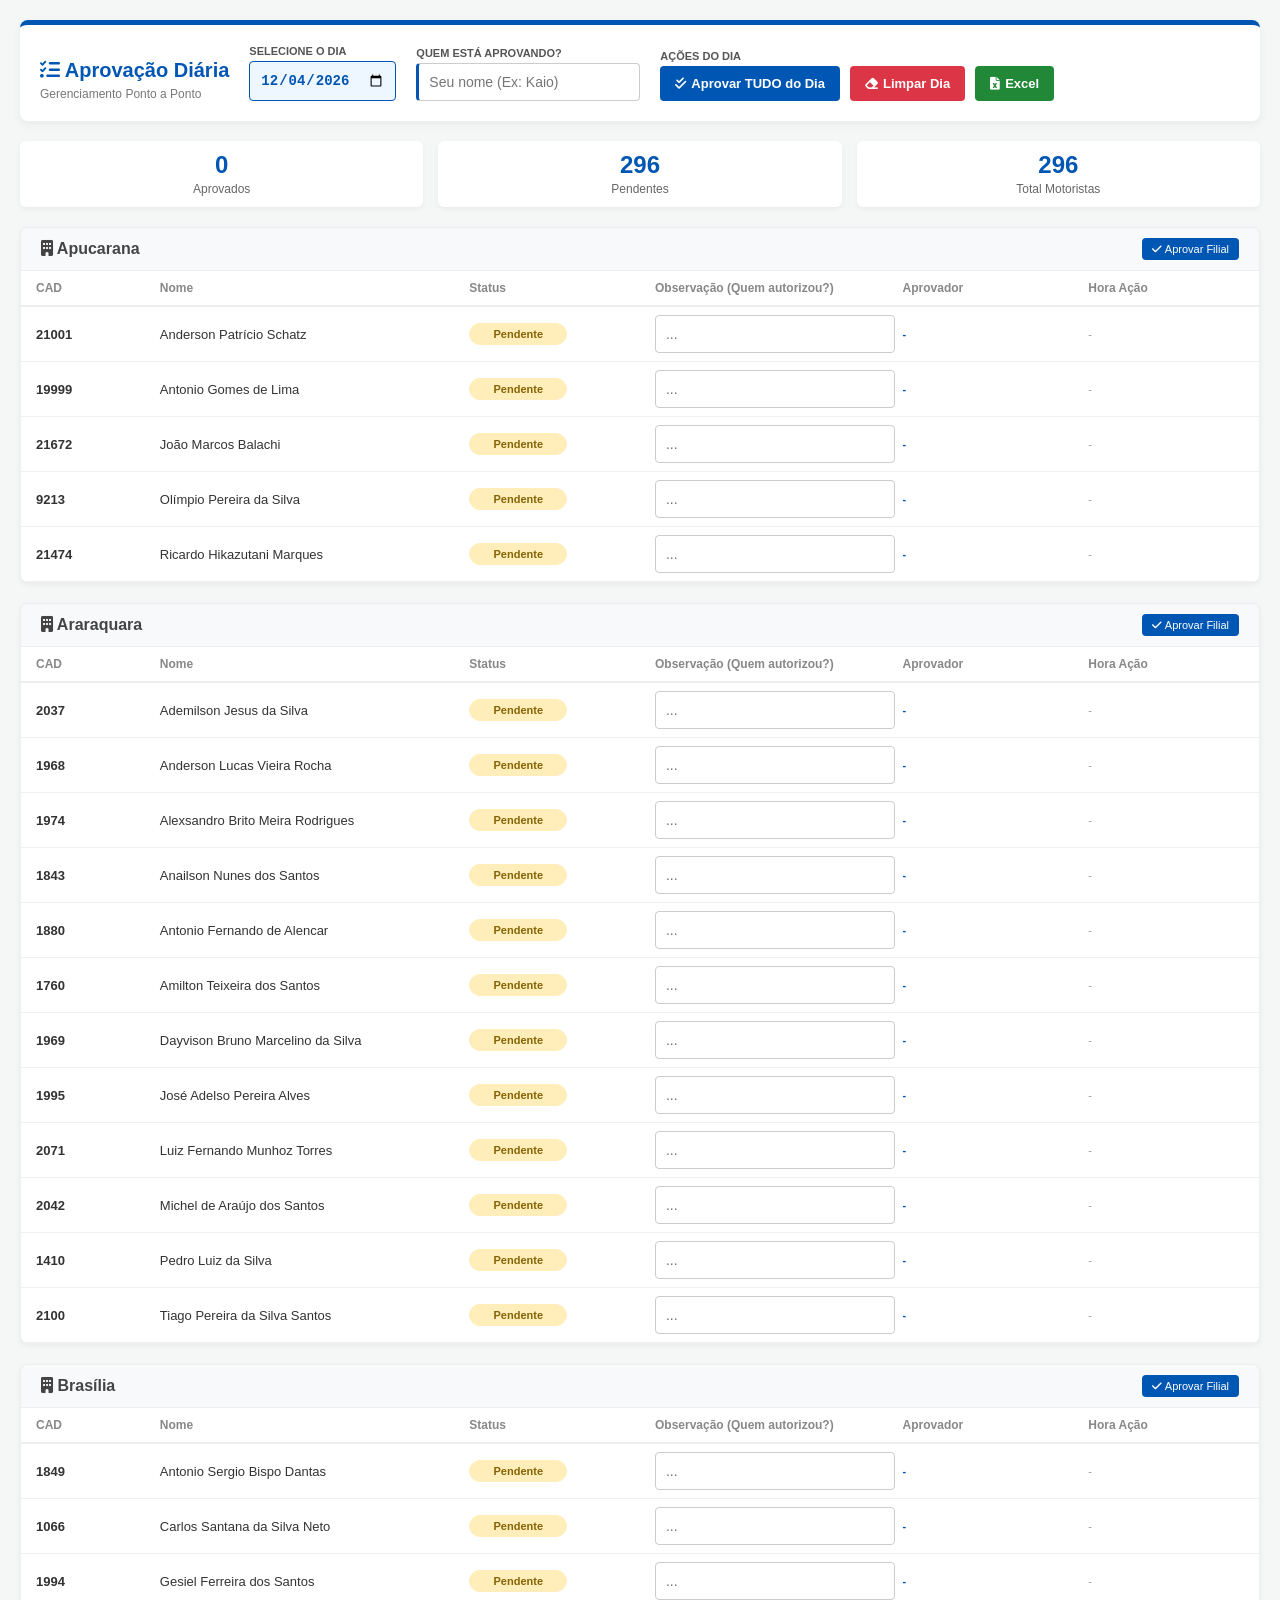
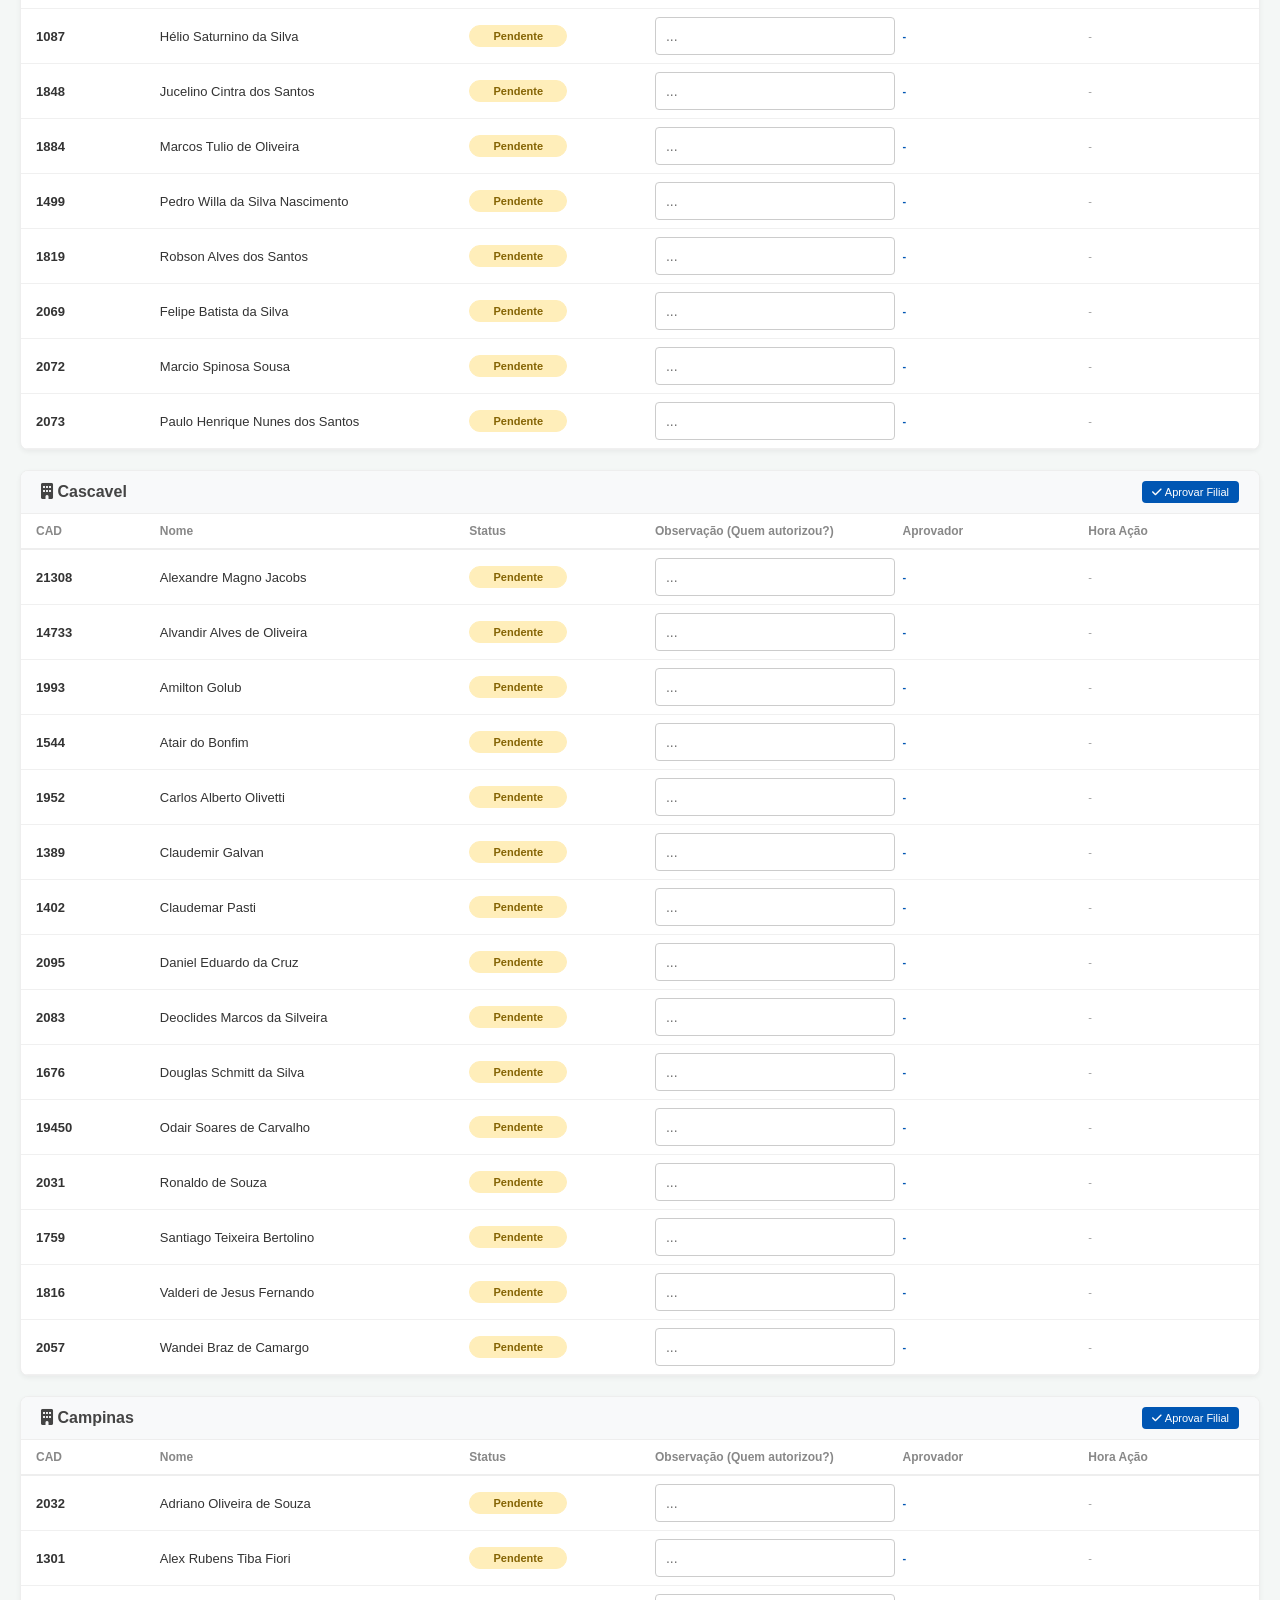
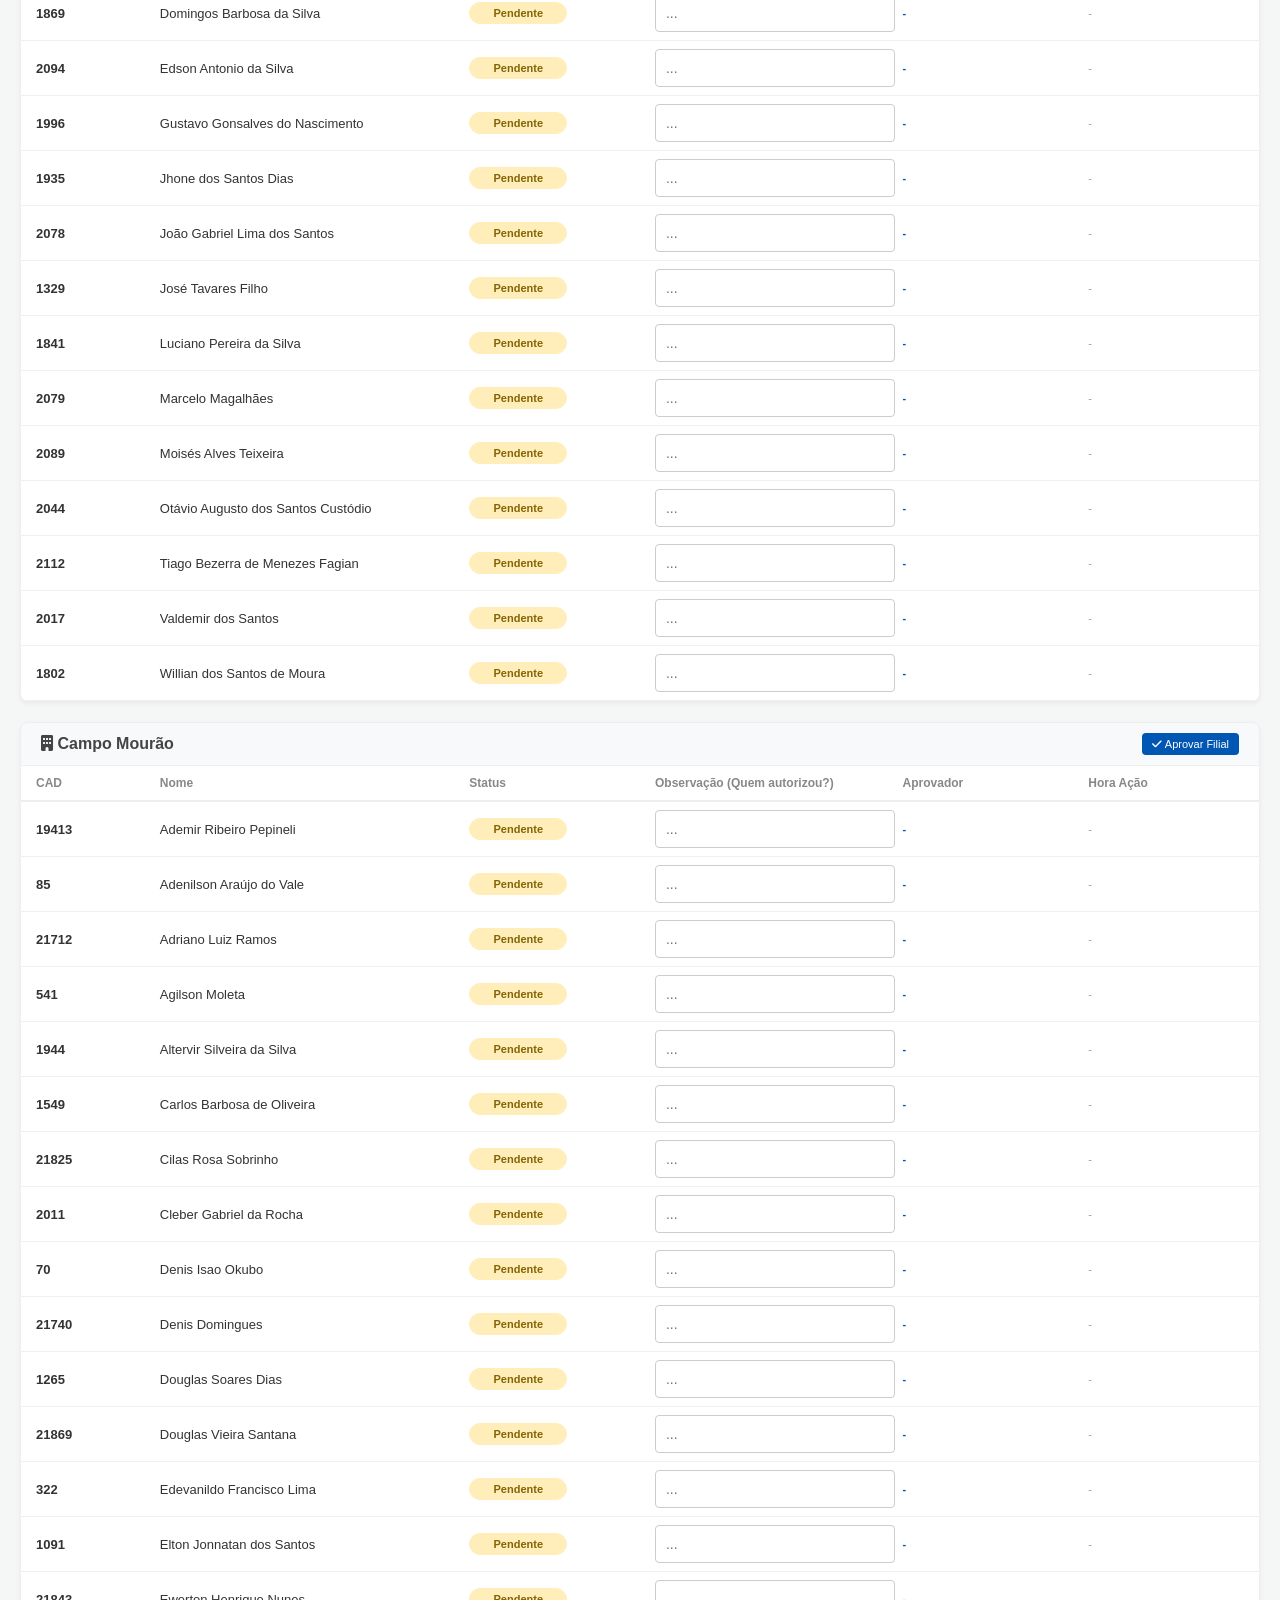
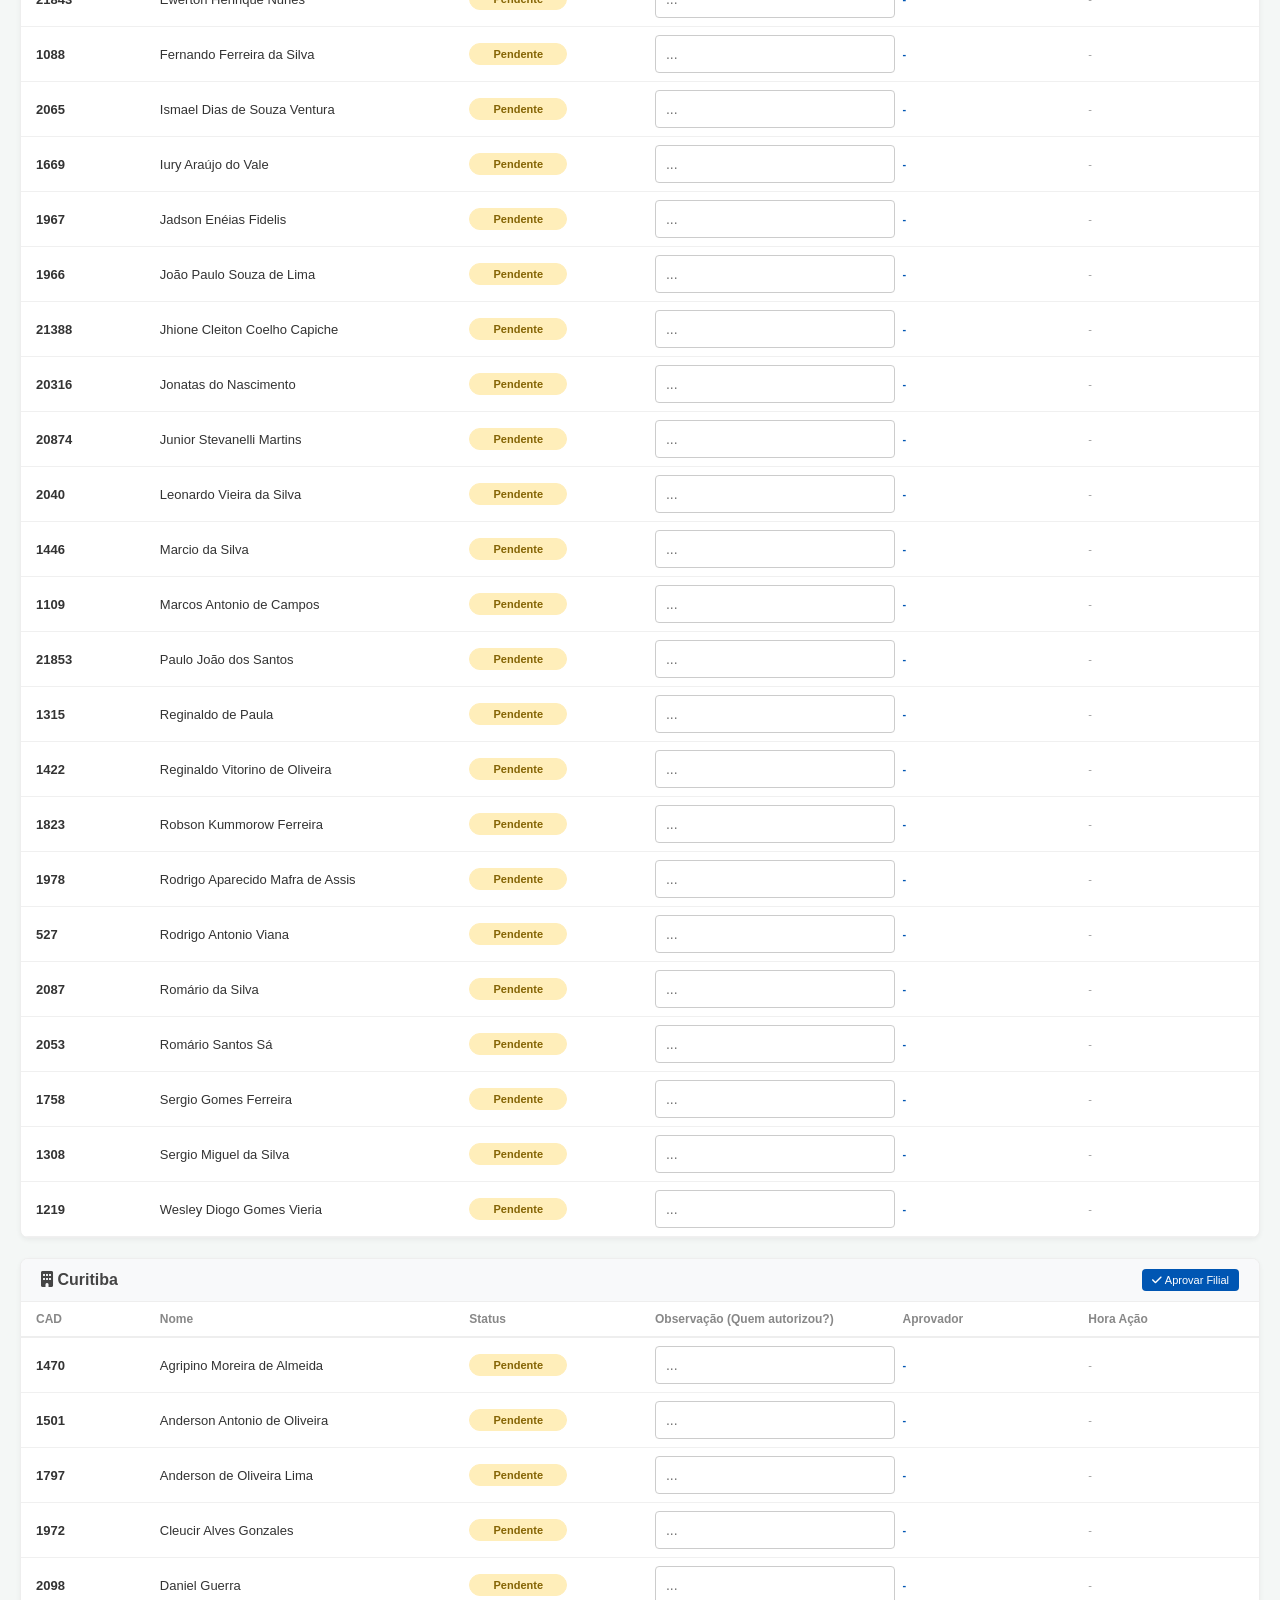
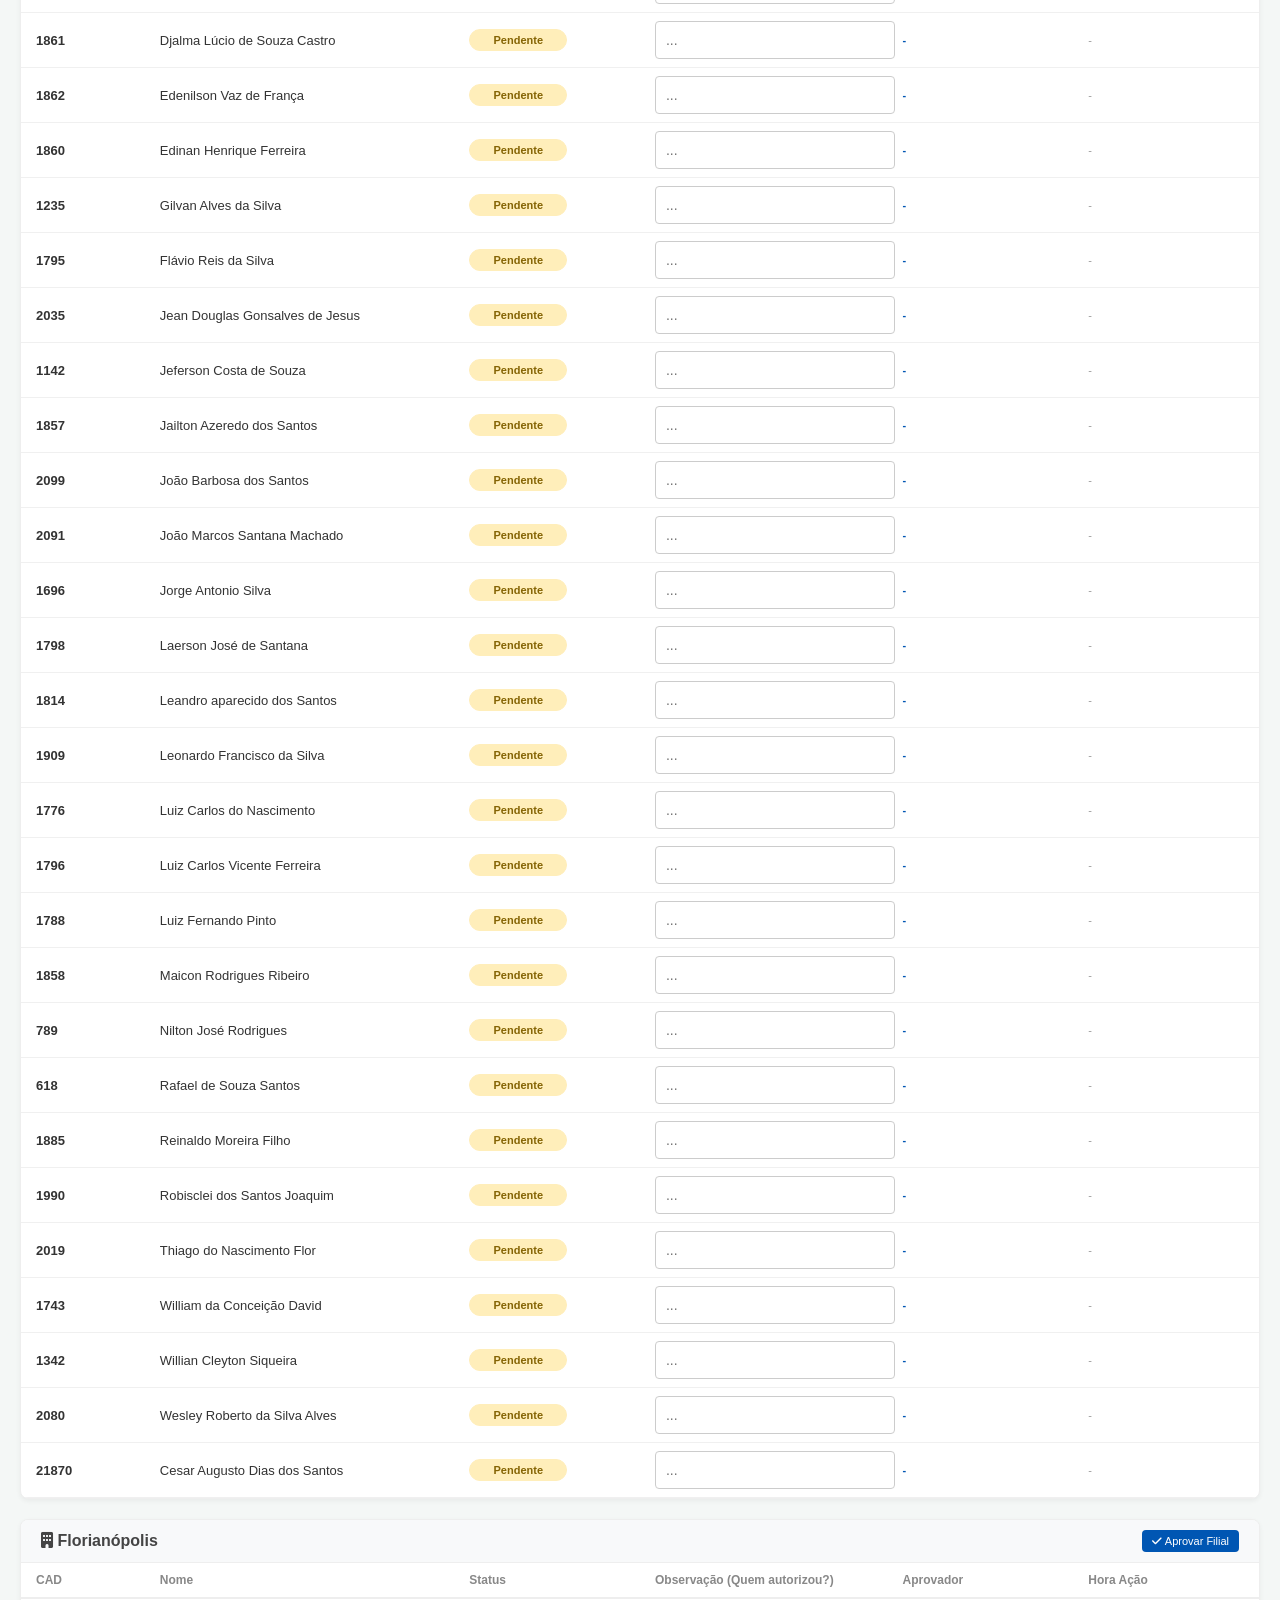
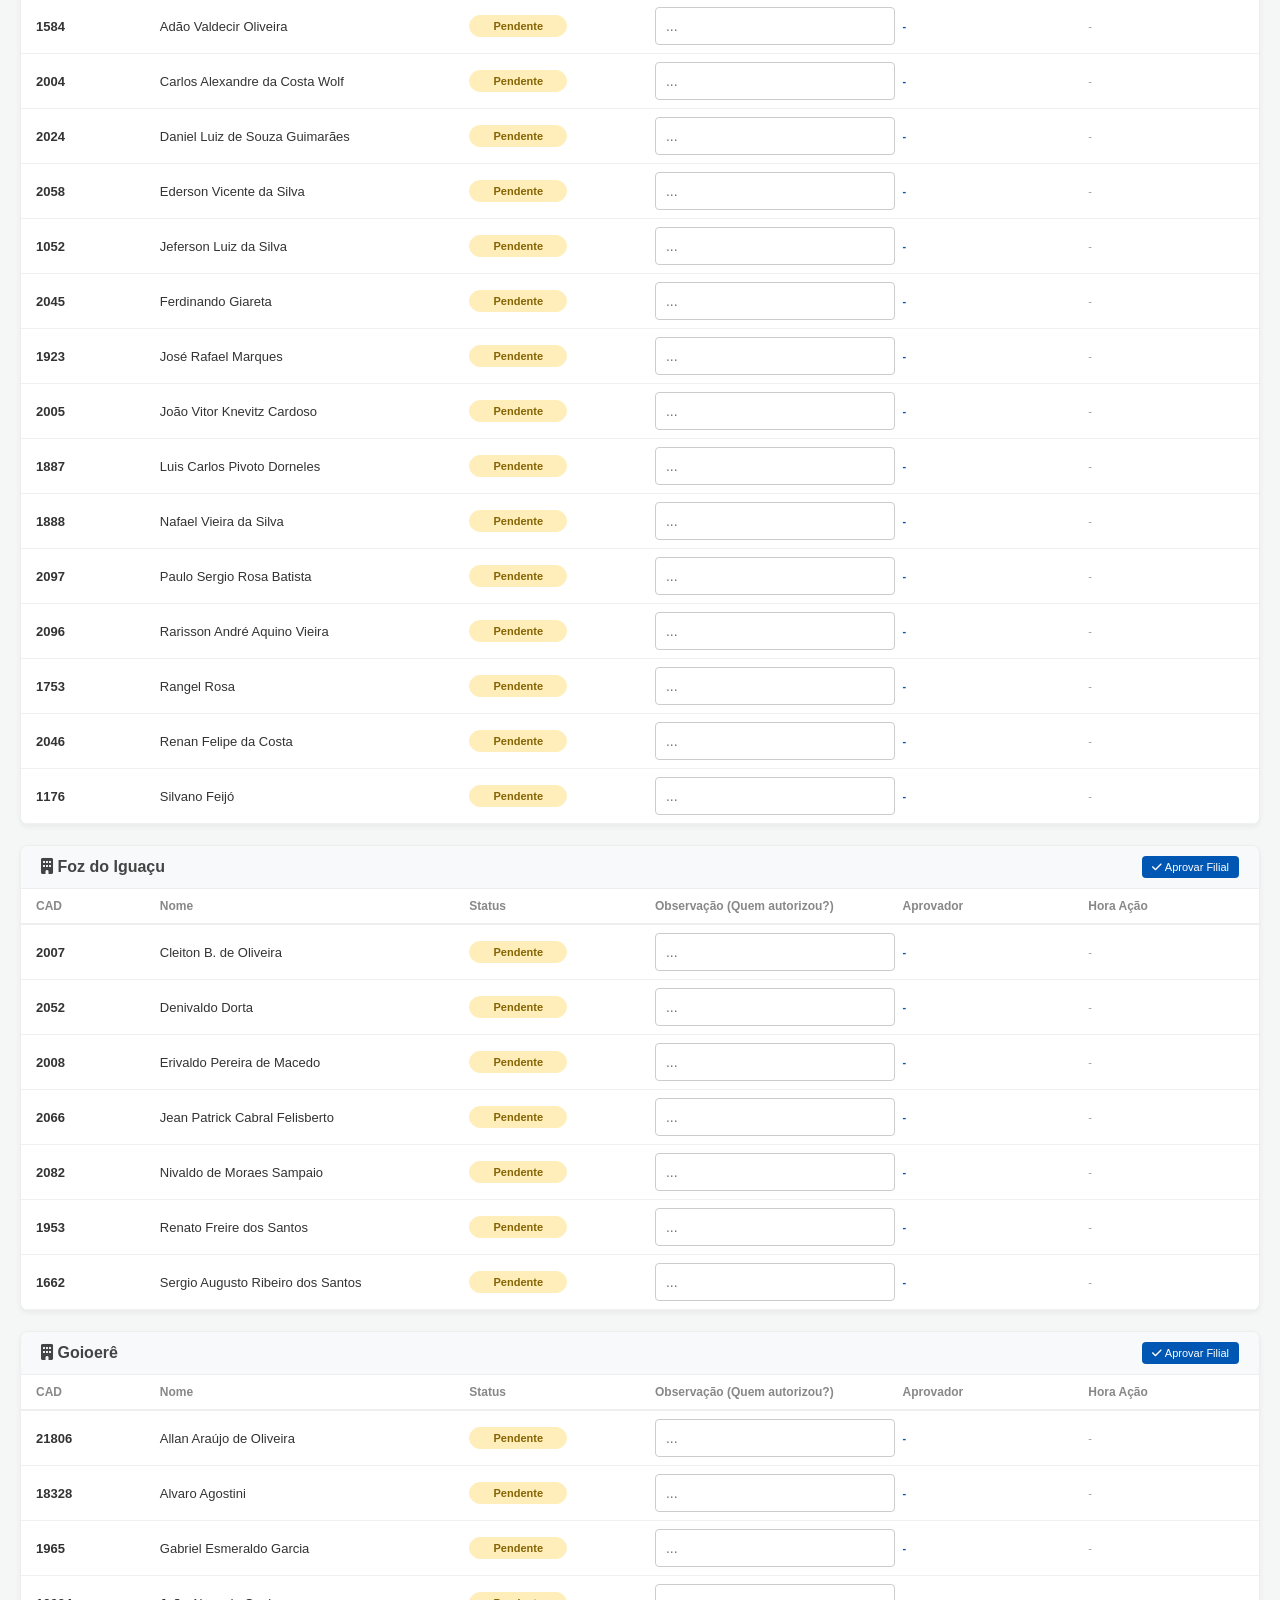
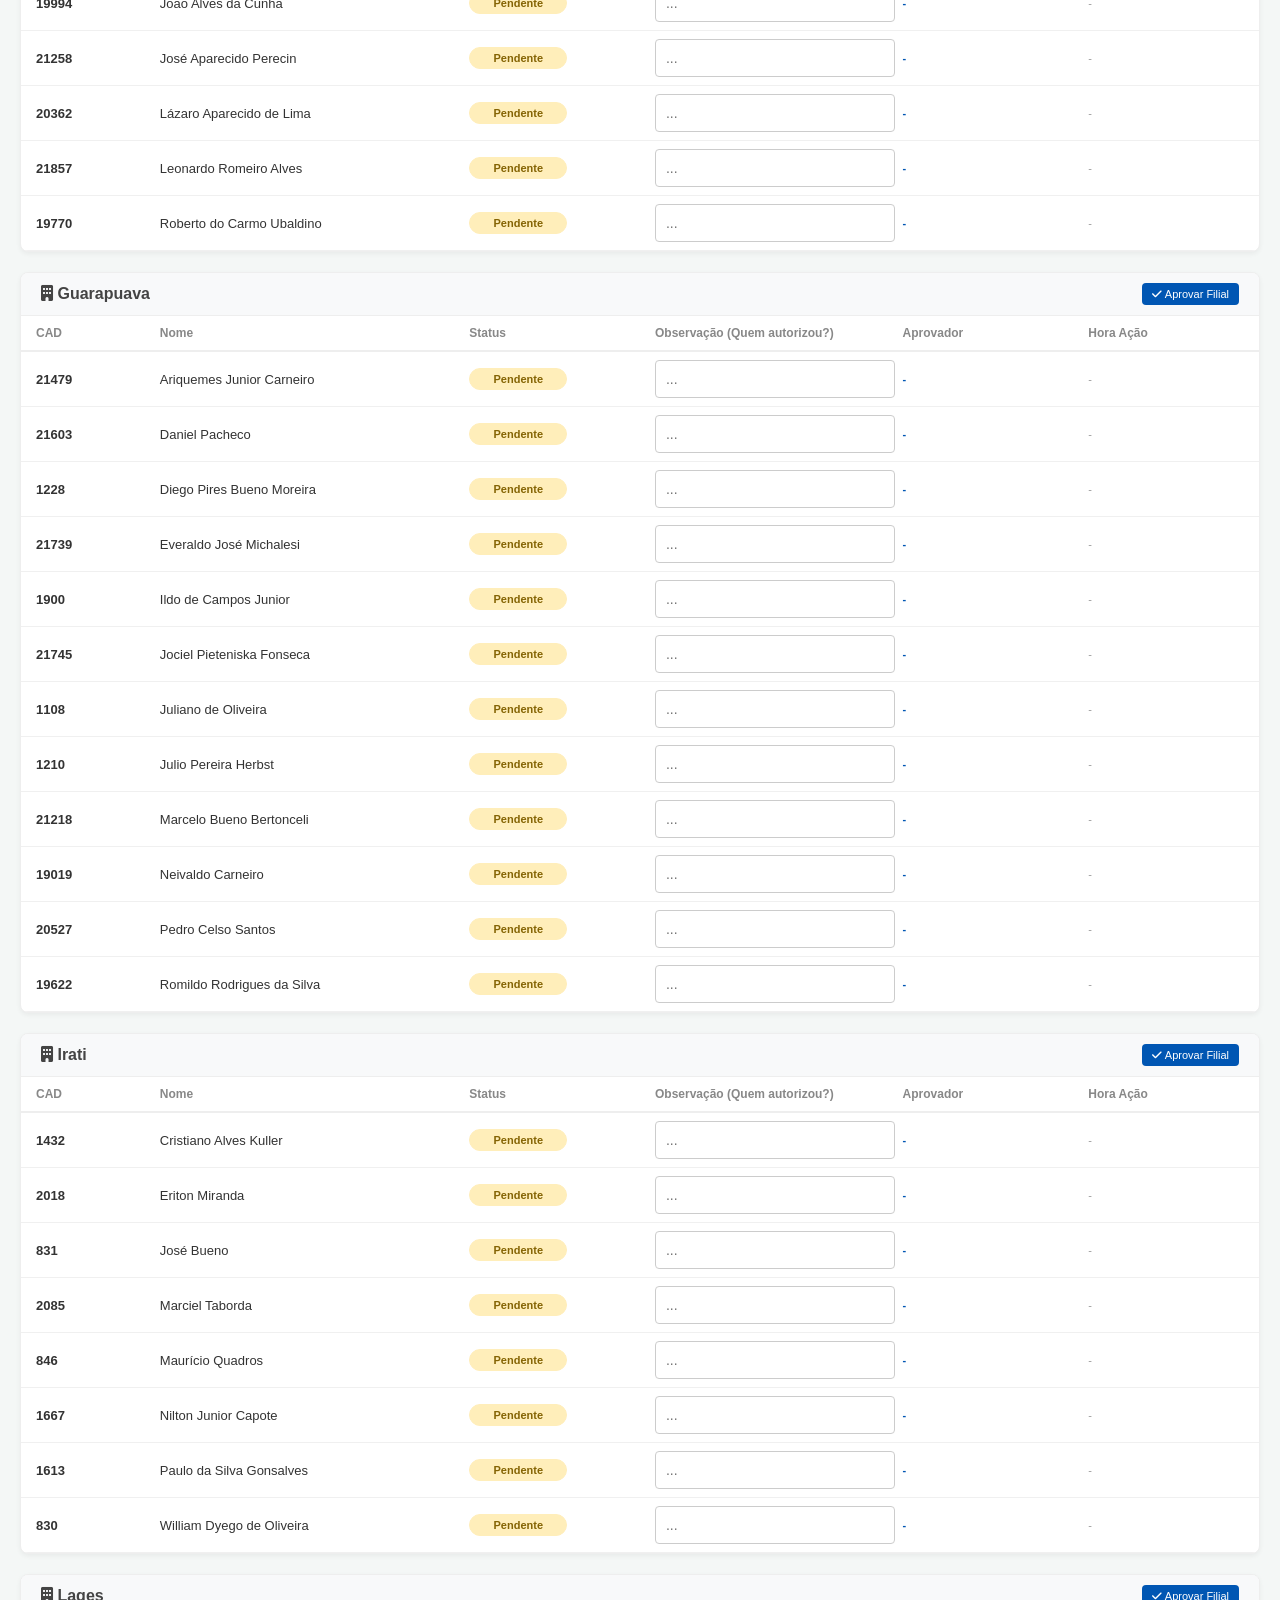
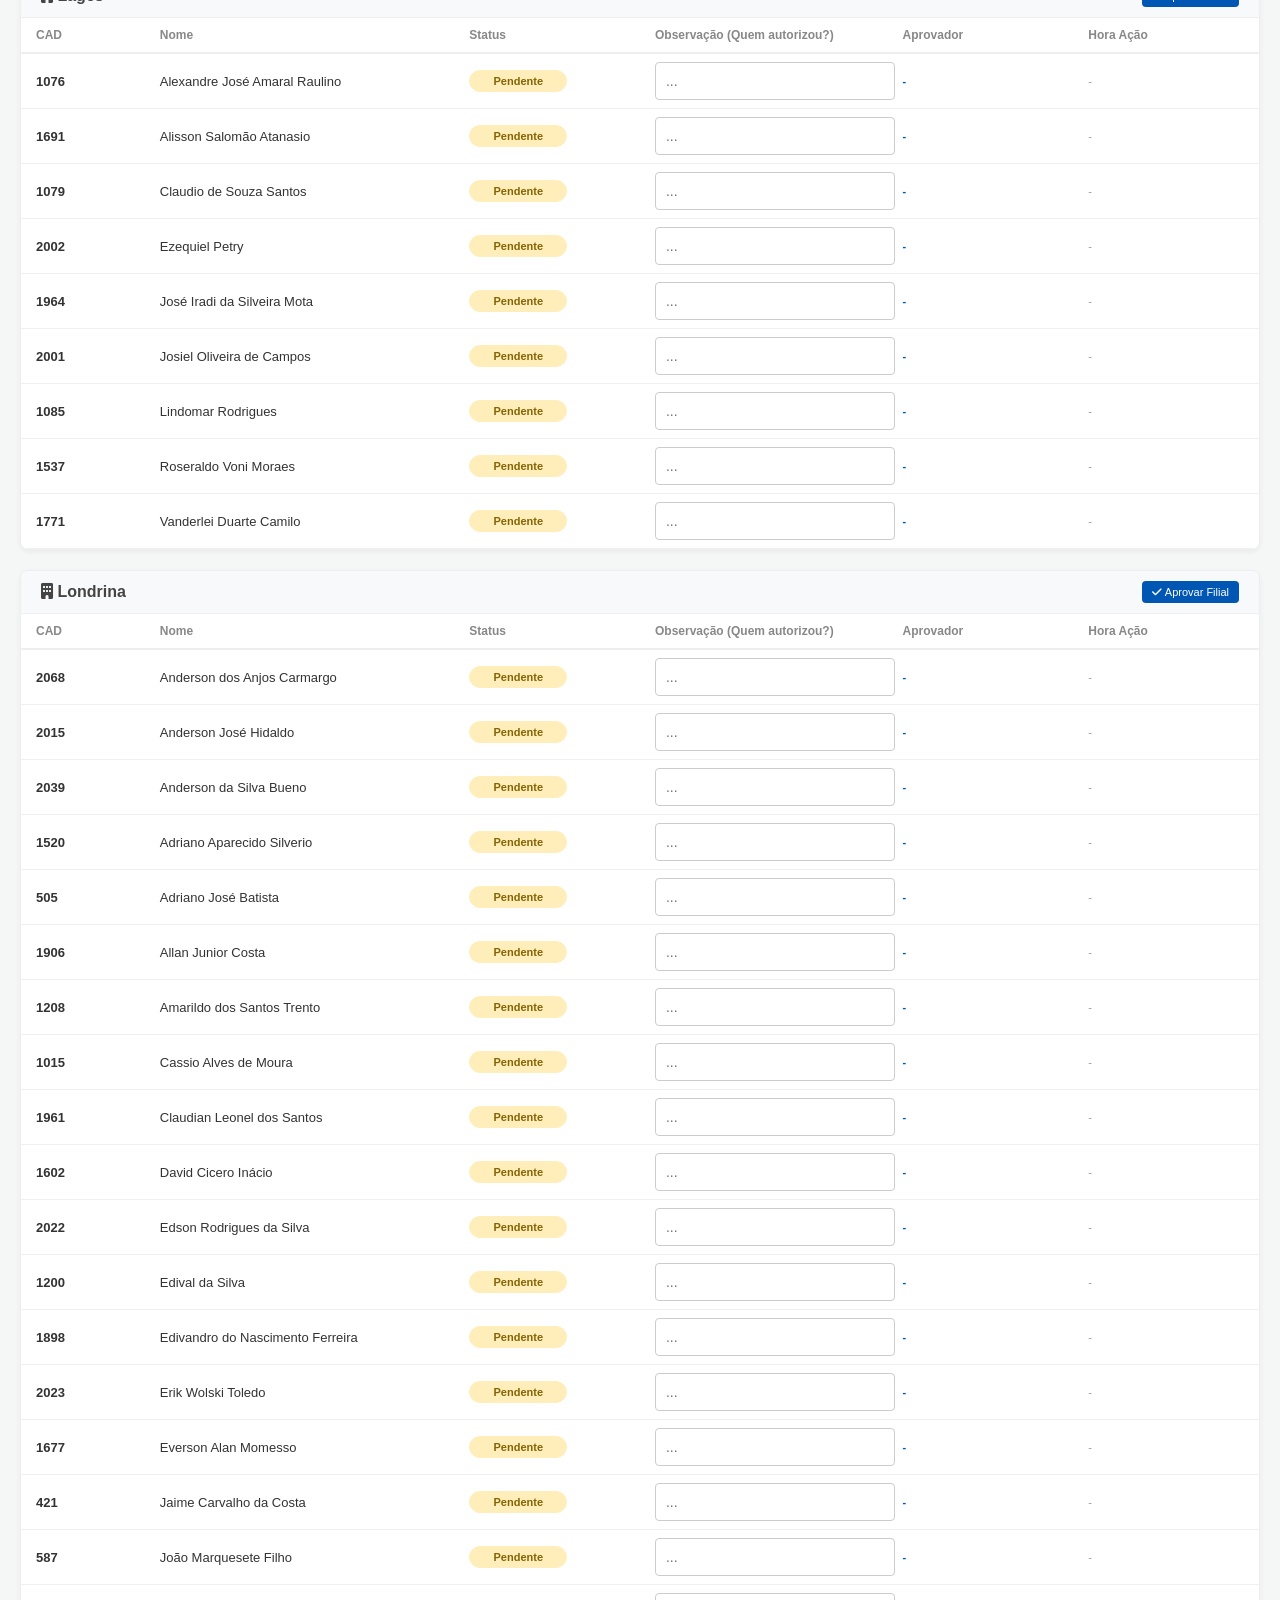
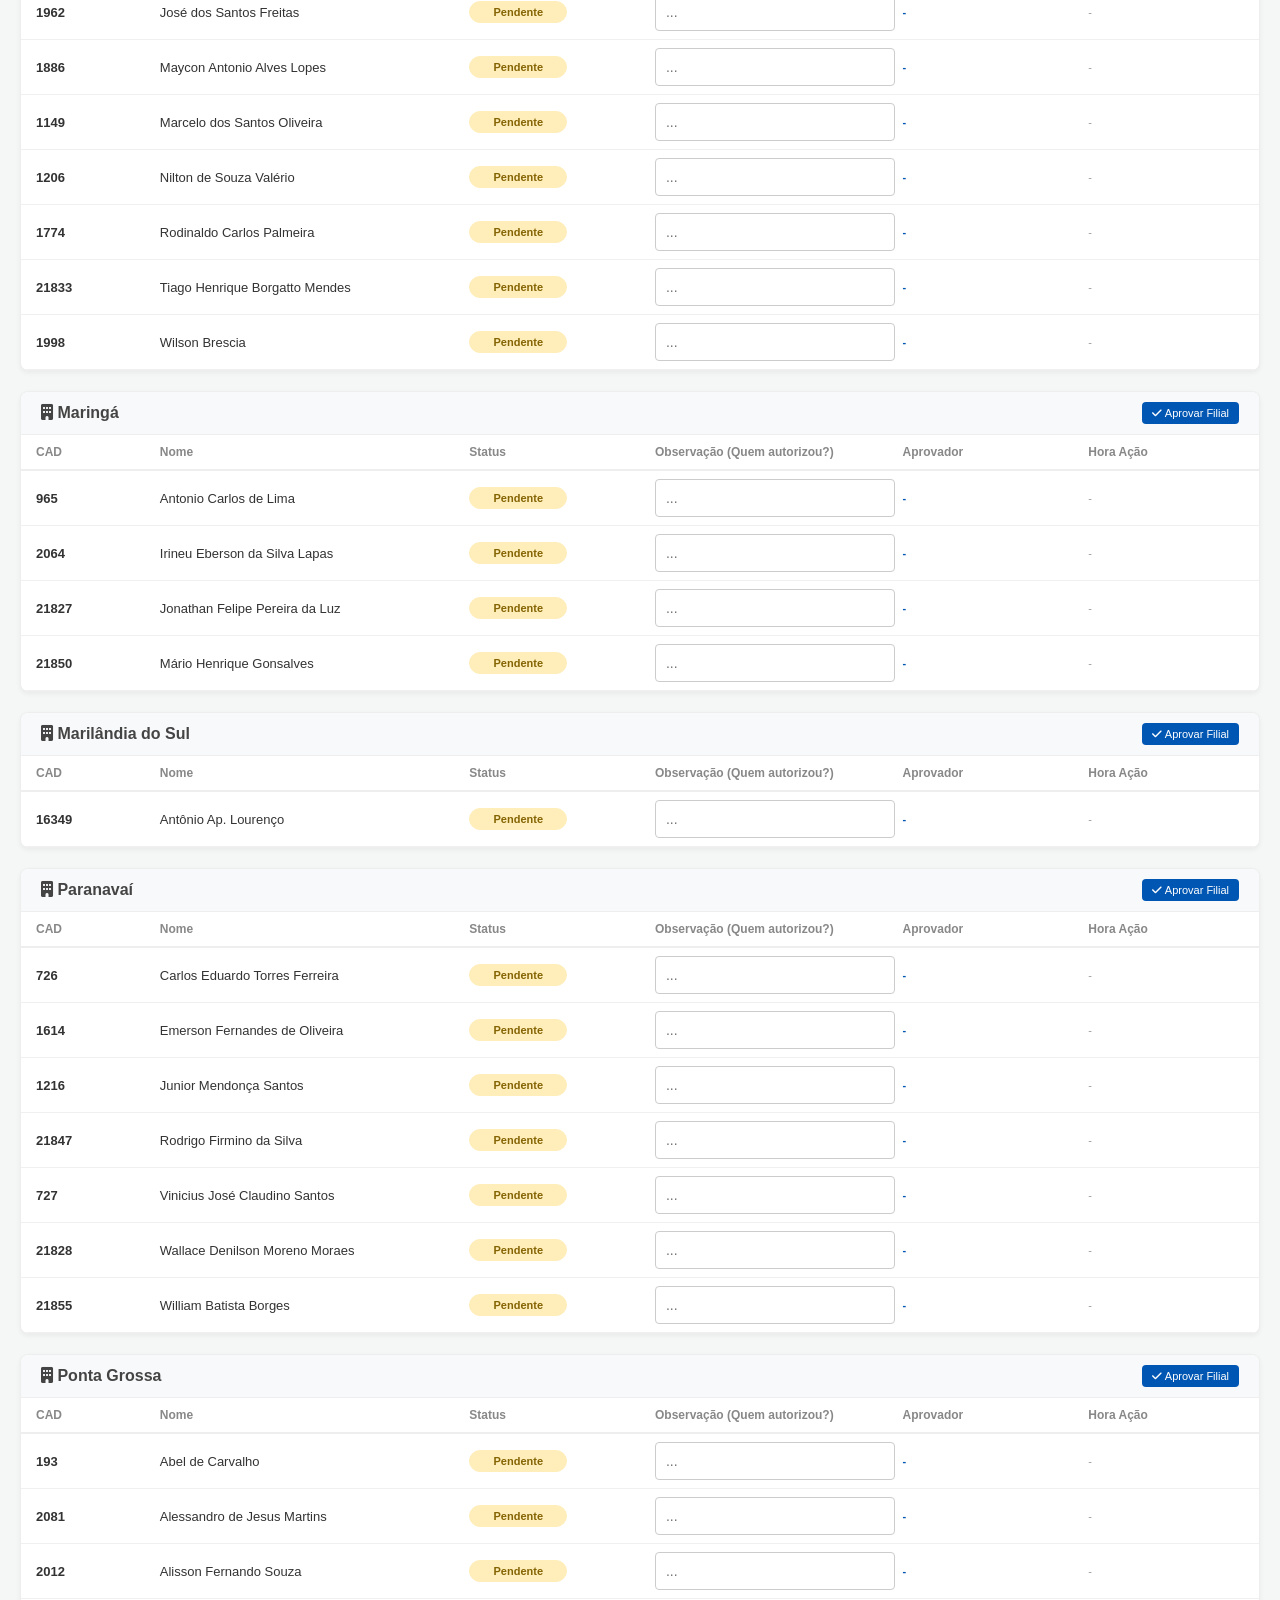
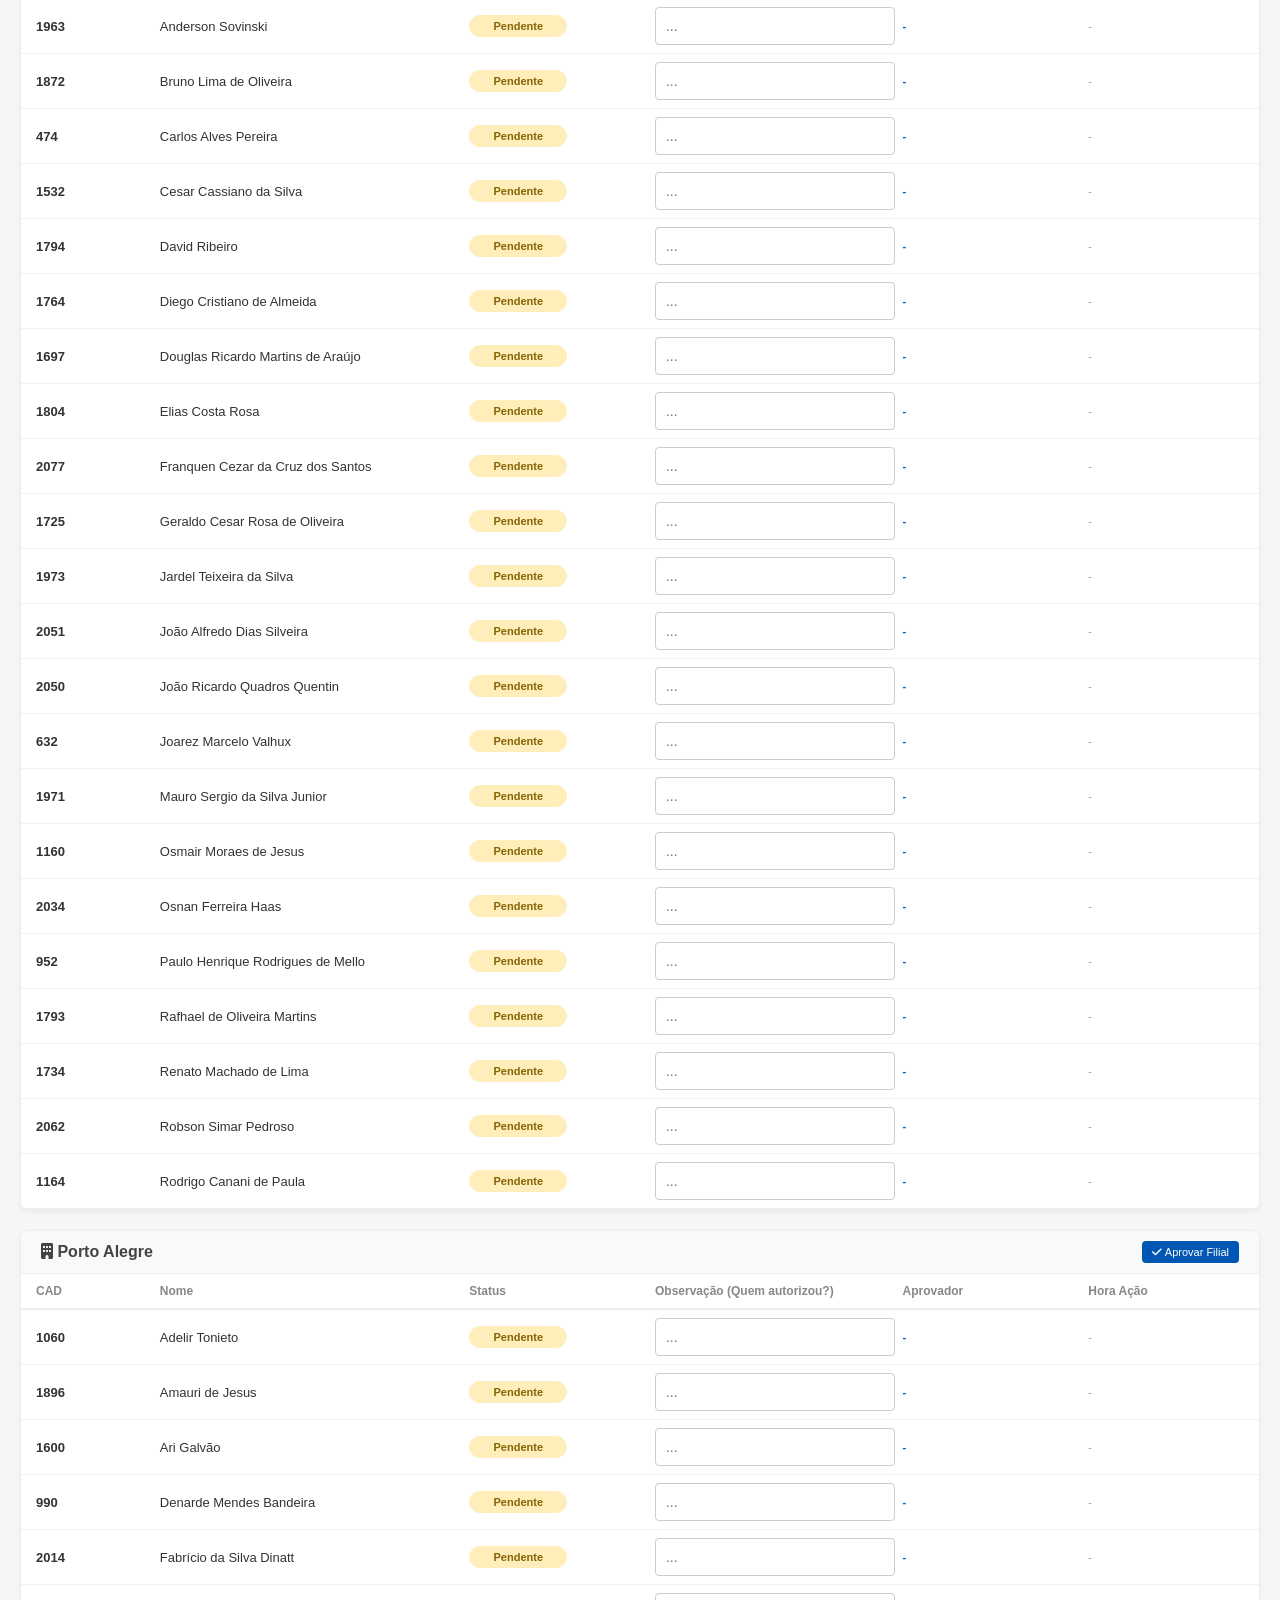
<file: oitchau.html>
<!DOCTYPE html>
<html lang="pt-BR">
<head>
    <meta charset="UTF-8">
    <meta name="viewport" content="width=device-width, initial-scale=1.0">
    <title>Controle Diário de Ponto - Oitchau</title>
    <link href="https://cdnjs.cloudflare.com/ajax/libs/font-awesome/6.0.0/css/all.min.css" rel="stylesheet">
    <style>
        :root {
            --brand: #0056b3; /* Azul Oitchau */
            --bg: #f4f7f6;
            --white: #ffffff;
            --border: #ddd;
            --text: #333;
        }

        body { font-family: 'Segoe UI', sans-serif; background: var(--bg); margin: 0; padding: 20px; color: var(--text); }

        /* --- HEADER --- */
        .top-panel {
            background: var(--white);
            padding: 20px;
            border-radius: 8px;
            box-shadow: 0 4px 10px rgba(0,0,0,0.05);
            border-top: 5px solid var(--brand);
            display: flex;
            flex-wrap: wrap;
            gap: 20px;
            align-items: flex-end;
            margin-bottom: 20px;
        }

        .title-box h1 { margin: 0; color: var(--brand); font-size: 20px; }
        .title-box p { margin: 5px 0 0; color: #777; font-size: 12px; }

        .control-group { display: flex; flex-direction: column; }
        label { font-size: 11px; font-weight: bold; color: #555; margin-bottom: 4px; text-transform: uppercase; }

        /* Inputs */
        input[type="date"], input[type="text"] {
            padding: 10px; border: 1px solid #ccc; border-radius: 4px; font-size: 14px; outline: none;
        }
        
        input[type="date"] { border-color: var(--brand); background: #eef6ff; font-weight: bold; color: var(--brand); }
        input#approverName { width: 200px; border-left: 3px solid var(--brand); }

        /* Buttons */
        .btn-row { display: flex; gap: 10px; }
        .btn {
            padding: 10px 15px; border: none; border-radius: 4px; cursor: pointer; color: white; font-weight: bold;
            display: flex; align-items: center; gap: 5px; font-size: 13px; transition: 0.2s;
        }
        .btn:hover { opacity: 0.9; transform: translateY(-1px); }
        
        .btn-save { background: var(--brand); }
        .btn-trash { background: #dc3545; }
        .btn-excel { background: #218838; }

        /* --- SUMMARY BAR --- */
        .summary-bar {
            display: flex; gap: 15px; margin-bottom: 20px;
        }
        .card {
            background: white; padding: 10px 20px; border-radius: 6px; flex: 1;
            box-shadow: 0 2px 5px rgba(0,0,0,0.05); text-align: center;
        }
        .card h3 { margin: 0; font-size: 24px; color: var(--brand); }
        .card span { font-size: 12px; color: #666; }

        /* --- TABLE --- */
        .branch-block {
            background: white; margin-bottom: 20px; border-radius: 8px; overflow: hidden;
            box-shadow: 0 2px 5px rgba(0,0,0,0.05); border: 1px solid #eee;
        }
        
        .branch-head {
            background: #f8f9fa; padding: 10px 20px; display: flex; justify-content: space-between; align-items: center;
            border-bottom: 1px solid #eee;
        }
        .branch-name { font-weight: bold; color: #444; }

        .btn-branch-approve {
            background: var(--brand); color: white; border: none; padding: 5px 10px; border-radius: 4px; cursor: pointer; font-size: 11px;
        }

        table { width: 100%; border-collapse: collapse; }
        th { text-align: left; padding: 10px 15px; font-size: 12px; color: #888; border-bottom: 2px solid #eee; }
        td { padding: 8px 15px; border-bottom: 1px solid #f0f0f0; font-size: 13px; vertical-align: middle; }
        tr:hover { background: #faffff; }

        /* Obs Input */
        .obs-input {
            width: 100%; border: none; border-bottom: 1px solid #ccc; background: transparent; padding: 4px; font-size: 12px;
        }
        .obs-input:focus { border-bottom: 1px solid var(--brand); outline: none; background: #fff; }

        /* Status Badges */
        .status-badge {
            padding: 4px 8px; border-radius: 12px; font-size: 11px; font-weight: bold; cursor: pointer; display: inline-block; width: 80px; text-align: center; border: 1px solid transparent;
        }
        .st-pendente { background: #ffeeba; color: #856404; border-color: #ffeeba; }
        .st-ok { background: #d4edda; color: #155724; border-color: #c3e6cb; }
        .st-erro { background: #f8d7da; color: #721c24; border-color: #f5c6cb; }

    </style>
</head>
<body>

    <div class="top-panel">
        <div class="title-box">
            <h1><i class="fas fa-tasks"></i> Aprovação Diária</h1>
            <p>Gerenciamento Ponto a Ponto</p>
        </div>

        <div class="control-group">
            <label>Selecione o Dia</label>
            <input type="date" id="datePicker" onchange="loadDate()">
        </div>

        <div class="control-group">
            <label>Quem está aprovando?</label>
            <input type="text" id="approverName" placeholder="Seu nome (Ex: Kaio)" onchange="saveConfig()">
        </div>

        <div class="control-group">
            <label>Ações do Dia</label>
            <div class="btn-row">
                <button class="btn btn-save" onclick="approveAllDaily()">
                    <i class="fas fa-check-double"></i> Aprovar TUDO do Dia
                </button>
                <button class="btn btn-trash" onclick="clearDay()">
                    <i class="fas fa-eraser"></i> Limpar Dia
                </button>
                <button class="btn btn-excel" onclick="exportDay()">
                    <i class="fas fa-file-excel"></i> Excel
                </button>
            </div>
        </div>
    </div>

    <div class="summary-bar">
        <div class="card">
            <h3 id="count-ok">0</h3>
            <span>Aprovados</span>
        </div>
        <div class="card">
            <h3 id="count-pending">0</h3>
            <span>Pendentes</span>
        </div>
        <div class="card">
            <h3 id="count-total">0</h3>
            <span>Total Motoristas</span>
        </div>
    </div>

    <div id="tableContainer"></div>

    <script>
        // --- BASE DE DADOS FIXA (Do seu PDF) ---
        // Contém todos os motoristas já extraídos
        const driverList = [
            {b:"Apucarana", c:"21001", n:"Anderson Patrício Schatz"}, {b:"Apucarana", c:"19999", n:"Antonio Gomes de Lima"}, {b:"Apucarana", c:"21672", n:"João Marcos Balachi"}, {b:"Apucarana", c:"9213", n:"Olímpio Pereira da Silva"}, {b:"Apucarana", c:"21474", n:"Ricardo Hikazutani Marques"},
            {b:"Araraquara", c:"2037", n:"Ademilson Jesus da Silva"}, {b:"Araraquara", c:"1968", n:"Anderson Lucas Vieira Rocha"}, {b:"Araraquara", c:"1974", n:"Alexsandro Brito Meira Rodrigues"}, {b:"Araraquara", c:"1843", n:"Anailson Nunes dos Santos"}, {b:"Araraquara", c:"1880", n:"Antonio Fernando de Alencar"}, {b:"Araraquara", c:"1760", n:"Amilton Teixeira dos Santos"}, {b:"Araraquara", c:"1969", n:"Dayvison Bruno Marcelino da Silva"}, {b:"Araraquara", c:"1995", n:"José Adelso Pereira Alves"}, {b:"Araraquara", c:"2071", n:"Luiz Fernando Munhoz Torres"}, {b:"Araraquara", c:"2042", n:"Michel de Araújo dos Santos"}, {b:"Araraquara", c:"1410", n:"Pedro Luiz da Silva"}, {b:"Araraquara", c:"2100", n:"Tiago Pereira da Silva Santos"},
            {b:"Brasília", c:"1849", n:"Antonio Sergio Bispo Dantas"}, {b:"Brasília", c:"1066", n:"Carlos Santana da Silva Neto"}, {b:"Brasília", c:"1994", n:"Gesiel Ferreira dos Santos"}, {b:"Brasília", c:"1087", n:"Hélio Saturnino da Silva"}, {b:"Brasília", c:"1848", n:"Jucelino Cintra dos Santos"}, {b:"Brasília", c:"1884", n:"Marcos Tulio de Oliveira"}, {b:"Brasília", c:"1499", n:"Pedro Willa da Silva Nascimento"}, {b:"Brasília", c:"1819", n:"Robson Alves dos Santos"}, {b:"Brasília", c:"2069", n:"Felipe Batista da Silva"}, {b:"Brasília", c:"2072", n:"Marcio Spinosa Sousa"}, {b:"Brasília", c:"2073", n:"Paulo Henrique Nunes dos Santos"},
            {b:"Cascavel", c:"21308", n:"Alexandre Magno Jacobs"}, {b:"Cascavel", c:"14733", n:"Alvandir Alves de Oliveira"}, {b:"Cascavel", c:"1993", n:"Amilton Golub"}, {b:"Cascavel", c:"1544", n:"Atair do Bonfim"}, {b:"Cascavel", c:"1952", n:"Carlos Alberto Olivetti"}, {b:"Cascavel", c:"1389", n:"Claudemir Galvan"}, {b:"Cascavel", c:"1402", n:"Claudemar Pasti"}, {b:"Cascavel", c:"2095", n:"Daniel Eduardo da Cruz"}, {b:"Cascavel", c:"2083", n:"Deoclides Marcos da Silveira"}, {b:"Cascavel", c:"1676", n:"Douglas Schmitt da Silva"}, {b:"Cascavel", c:"19450", n:"Odair Soares de Carvalho"}, {b:"Cascavel", c:"2031", n:"Ronaldo de Souza"}, {b:"Cascavel", c:"1759", n:"Santiago Teixeira Bertolino"}, {b:"Cascavel", c:"1816", n:"Valderi de Jesus Fernando"}, {b:"Cascavel", c:"2057", n:"Wandei Braz de Camargo"},
            {b:"Campinas", c:"2032", n:"Adriano Oliveira de Souza"}, {b:"Campinas", c:"1301", n:"Alex Rubens Tiba Fiori"}, {b:"Campinas", c:"1869", n:"Domingos Barbosa da Silva"}, {b:"Campinas", c:"2094", n:"Edson Antonio da Silva"}, {b:"Campinas", c:"1996", n:"Gustavo Gonsalves do Nascimento"}, {b:"Campinas", c:"1935", n:"Jhone dos Santos Dias"}, {b:"Campinas", c:"2078", n:"João Gabriel Lima dos Santos"}, {b:"Campinas", c:"1329", n:"José Tavares Filho"}, {b:"Campinas", c:"1841", n:"Luciano Pereira da Silva"}, {b:"Campinas", c:"2079", n:"Marcelo Magalhães"}, {b:"Campinas", c:"2089", n:"Moisés Alves Teixeira"}, {b:"Campinas", c:"2044", n:"Otávio Augusto dos Santos Custódio"}, {b:"Campinas", c:"2112", n:"Tiago Bezerra de Menezes Fagian"}, {b:"Campinas", c:"2017", n:"Valdemir dos Santos"}, {b:"Campinas", c:"1802", n:"Willian dos Santos de Moura"},
            {b:"Campo Mourão", c:"19413", n:"Ademir Ribeiro Pepineli"}, {b:"Campo Mourão", c:"85", n:"Adenilson Araújo do Vale"}, {b:"Campo Mourão", c:"21712", n:"Adriano Luiz Ramos"}, {b:"Campo Mourão", c:"541", n:"Agilson Moleta"}, {b:"Campo Mourão", c:"1944", n:"Altervir Silveira da Silva"}, {b:"Campo Mourão", c:"1549", n:"Carlos Barbosa de Oliveira"}, {b:"Campo Mourão", c:"21825", n:"Cilas Rosa Sobrinho"}, {b:"Campo Mourão", c:"2011", n:"Cleber Gabriel da Rocha"}, {b:"Campo Mourão", c:"70", n:"Denis Isao Okubo"}, {b:"Campo Mourão", c:"21740", n:"Denis Domingues"}, {b:"Campo Mourão", c:"1265", n:"Douglas Soares Dias"}, {b:"Campo Mourão", c:"21869", n:"Douglas Vieira Santana"}, {b:"Campo Mourão", c:"322", n:"Edevanildo Francisco Lima"}, {b:"Campo Mourão", c:"1091", n:"Elton Jonnatan dos Santos"}, {b:"Campo Mourão", c:"21843", n:"Ewerton Henrique Nunes"}, {b:"Campo Mourão", c:"1088", n:"Fernando Ferreira da Silva"}, {b:"Campo Mourão", c:"2065", n:"Ismael Dias de Souza Ventura"}, {b:"Campo Mourão", c:"1669", n:"Iury Araújo do Vale"}, {b:"Campo Mourão", c:"1967", n:"Jadson Enéias Fidelis"}, {b:"Campo Mourão", c:"1966", n:"João Paulo Souza de Lima"}, {b:"Campo Mourão", c:"21388", n:"Jhione Cleiton Coelho Capiche"}, {b:"Campo Mourão", c:"20316", n:"Jonatas do Nascimento"}, {b:"Campo Mourão", c:"20874", n:"Junior Stevanelli Martins"}, {b:"Campo Mourão", c:"2040", n:"Leonardo Vieira da Silva"}, {b:"Campo Mourão", c:"1446", n:"Marcio da Silva"}, {b:"Campo Mourão", c:"1109", n:"Marcos Antonio de Campos"}, {b:"Campo Mourão", c:"21853", n:"Paulo João dos Santos"}, {b:"Campo Mourão", c:"1315", n:"Reginaldo de Paula"}, {b:"Campo Mourão", c:"1422", n:"Reginaldo Vitorino de Oliveira"}, {b:"Campo Mourão", c:"1823", n:"Robson Kummorow Ferreira"}, {b:"Campo Mourão", c:"1978", n:"Rodrigo Aparecido Mafra de Assis"}, {b:"Campo Mourão", c:"527", n:"Rodrigo Antonio Viana"}, {b:"Campo Mourão", c:"2087", n:"Romário da Silva"}, {b:"Campo Mourão", c:"2053", n:"Romário Santos Sá"}, {b:"Campo Mourão", c:"1758", n:"Sergio Gomes Ferreira"}, {b:"Campo Mourão", c:"1308", n:"Sergio Miguel da Silva"}, {b:"Campo Mourão", c:"1219", n:"Wesley Diogo Gomes Vieria"},
            {b:"Curitiba", c:"1470", n:"Agripino Moreira de Almeida"}, {b:"Curitiba", c:"1501", n:"Anderson Antonio de Oliveira"}, {b:"Curitiba", c:"1797", n:"Anderson de Oliveira Lima"}, {b:"Curitiba", c:"1972", n:"Cleucir Alves Gonzales"}, {b:"Curitiba", c:"2098", n:"Daniel Guerra"}, {b:"Curitiba", c:"1861", n:"Djalma Lúcio de Souza Castro"}, {b:"Curitiba", c:"1862", n:"Edenilson Vaz de França"}, {b:"Curitiba", c:"1860", n:"Edinan Henrique Ferreira"}, {b:"Curitiba", c:"1235", n:"Gilvan Alves da Silva"}, {b:"Curitiba", c:"1795", n:"Flávio Reis da Silva"}, {b:"Curitiba", c:"2035", n:"Jean Douglas Gonsalves de Jesus"}, {b:"Curitiba", c:"1142", n:"Jeferson Costa de Souza"}, {b:"Curitiba", c:"1857", n:"Jailton Azeredo dos Santos"}, {b:"Curitiba", c:"2099", n:"João Barbosa dos Santos"}, {b:"Curitiba", c:"2091", n:"João Marcos Santana Machado"}, {b:"Curitiba", c:"1696", n:"Jorge Antonio Silva"}, {b:"Curitiba", c:"1798", n:"Laerson José de Santana"}, {b:"Curitiba", c:"1814", n:"Leandro aparecido dos Santos"}, {b:"Curitiba", c:"1909", n:"Leonardo Francisco da Silva"}, {b:"Curitiba", c:"1776", n:"Luiz Carlos do Nascimento"}, {b:"Curitiba", c:"1796", n:"Luiz Carlos Vicente Ferreira"}, {b:"Curitiba", c:"1788", n:"Luiz Fernando Pinto"}, {b:"Curitiba", c:"1858", n:"Maicon Rodrigues Ribeiro"}, {b:"Curitiba", c:"789", n:"Nilton José Rodrigues"}, {b:"Curitiba", c:"618", n:"Rafael de Souza Santos"}, {b:"Curitiba", c:"1885", n:"Reinaldo Moreira Filho"}, {b:"Curitiba", c:"1990", n:"Robisclei dos Santos Joaquim"}, {b:"Curitiba", c:"2019", n:"Thiago do Nascimento Flor"}, {b:"Curitiba", c:"1743", n:"William da Conceição David"}, {b:"Curitiba", c:"1342", n:"Willian Cleyton Siqueira"}, {b:"Curitiba", c:"2080", n:"Wesley Roberto da Silva Alves"}, {b:"Curitiba", c:"21870", n:"Cesar Augusto Dias dos Santos"},
            {b:"Florianópolis", c:"1584", n:"Adão Valdecir Oliveira"}, {b:"Florianópolis", c:"2004", n:"Carlos Alexandre da Costa Wolf"}, {b:"Florianópolis", c:"2024", n:"Daniel Luiz de Souza Guimarães"}, {b:"Florianópolis", c:"2058", n:"Ederson Vicente da Silva"}, {b:"Florianópolis", c:"1052", n:"Jeferson Luiz da Silva"}, {b:"Florianópolis", c:"2045", n:"Ferdinando Giareta"}, {b:"Florianópolis", c:"1923", n:"José Rafael Marques"}, {b:"Florianópolis", c:"2005", n:"João Vitor Knevitz Cardoso"}, {b:"Florianópolis", c:"1887", n:"Luis Carlos Pivoto Dorneles"}, {b:"Florianópolis", c:"1888", n:"Nafael Vieira da Silva"}, {b:"Florianópolis", c:"2097", n:"Paulo Sergio Rosa Batista"}, {b:"Florianópolis", c:"2096", n:"Rarisson André Aquino Vieira"}, {b:"Florianópolis", c:"1753", n:"Rangel Rosa"}, {b:"Florianópolis", c:"2046", n:"Renan Felipe da Costa"}, {b:"Florianópolis", c:"1176", n:"Silvano Feijó"},
            {b:"Foz do Iguaçu", c:"2007", n:"Cleiton B. de Oliveira"}, {b:"Foz do Iguaçu", c:"2052", n:"Denivaldo Dorta"}, {b:"Foz do Iguaçu", c:"2008", n:"Erivaldo Pereira de Macedo"}, {b:"Foz do Iguaçu", c:"2066", n:"Jean Patrick Cabral Felisberto"}, {b:"Foz do Iguaçu", c:"2082", n:"Nivaldo de Moraes Sampaio"}, {b:"Foz do Iguaçu", c:"1953", n:"Renato Freire dos Santos"}, {b:"Foz do Iguaçu", c:"1662", n:"Sergio Augusto Ribeiro dos Santos"},
            {b:"Goioerê", c:"21806", n:"Allan Araújo de Oliveira"}, {b:"Goioerê", c:"18328", n:"Alvaro Agostini"}, {b:"Goioerê", c:"1965", n:"Gabriel Esmeraldo Garcia"}, {b:"Goioerê", c:"19994", n:"João Alves da Cunha"}, {b:"Goioerê", c:"21258", n:"José Aparecido Perecin"}, {b:"Goioerê", c:"20362", n:"Lázaro Aparecido de Lima"}, {b:"Goioerê", c:"21857", n:"Leonardo Romeiro Alves"}, {b:"Goioerê", c:"19770", n:"Roberto do Carmo Ubaldino"},
            {b:"Guarapuava", c:"21479", n:"Ariquemes Junior Carneiro"}, {b:"Guarapuava", c:"21603", n:"Daniel Pacheco"}, {b:"Guarapuava", c:"1228", n:"Diego Pires Bueno Moreira"}, {b:"Guarapuava", c:"21739", n:"Everaldo José Michalesi"}, {b:"Guarapuava", c:"1900", n:"Ildo de Campos Junior"}, {b:"Guarapuava", c:"21745", n:"Jociel Pieteniska Fonseca"}, {b:"Guarapuava", c:"1108", n:"Juliano de Oliveira"}, {b:"Guarapuava", c:"1210", n:"Julio Pereira Herbst"}, {b:"Guarapuava", c:"21218", n:"Marcelo Bueno Bertonceli"}, {b:"Guarapuava", c:"19019", n:"Neivaldo Carneiro"}, {b:"Guarapuava", c:"20527", n:"Pedro Celso Santos"}, {b:"Guarapuava", c:"19622", n:"Romildo Rodrigues da Silva"},
            {b:"Irati", c:"1432", n:"Cristiano Alves Kuller"}, {b:"Irati", c:"2018", n:"Eriton Miranda"}, {b:"Irati", c:"831", n:"José Bueno"}, {b:"Irati", c:"2085", n:"Marciel Taborda"}, {b:"Irati", c:"846", n:"Maurício Quadros"}, {b:"Irati", c:"1667", n:"Nilton Junior Capote"}, {b:"Irati", c:"1613", n:"Paulo da Silva Gonsalves"}, {b:"Irati", c:"830", n:"William Dyego de Oliveira"},
            {b:"Lages", c:"1076", n:"Alexandre José Amaral Raulino"}, {b:"Lages", c:"1691", n:"Alisson Salomão Atanasio"}, {b:"Lages", c:"1079", n:"Claudio de Souza Santos"}, {b:"Lages", c:"2002", n:"Ezequiel Petry"}, {b:"Lages", c:"1964", n:"José Iradi da Silveira Mota"}, {b:"Lages", c:"2001", n:"Josiel Oliveira de Campos"}, {b:"Lages", c:"1085", n:"Lindomar Rodrigues"}, {b:"Lages", c:"1537", n:"Roseraldo Voni Moraes"}, {b:"Lages", c:"1771", n:"Vanderlei Duarte Camilo"},
            {b:"Londrina", c:"2068", n:"Anderson dos Anjos Carmargo"}, {b:"Londrina", c:"2015", n:"Anderson José Hidaldo"}, {b:"Londrina", c:"2039", n:"Anderson da Silva Bueno"}, {b:"Londrina", c:"1520", n:"Adriano Aparecido Silverio"}, {b:"Londrina", c:"505", n:"Adriano José Batista"}, {b:"Londrina", c:"1906", n:"Allan Junior Costa"}, {b:"Londrina", c:"1208", n:"Amarildo dos Santos Trento"}, {b:"Londrina", c:"1015", n:"Cassio Alves de Moura"}, {b:"Londrina", c:"1961", n:"Claudian Leonel dos Santos"}, {b:"Londrina", c:"1602", n:"David Cicero Inácio"}, {b:"Londrina", c:"2022", n:"Edson Rodrigues da Silva"}, {b:"Londrina", c:"1200", n:"Edival da Silva"}, {b:"Londrina", c:"1898", n:"Edivandro do Nascimento Ferreira"}, {b:"Londrina", c:"2023", n:"Erik Wolski Toledo"}, {b:"Londrina", c:"1677", n:"Everson Alan Momesso"}, {b:"Londrina", c:"421", n:"Jaime Carvalho da Costa"}, {b:"Londrina", c:"587", n:"João Marquesete Filho"}, {b:"Londrina", c:"1962", n:"José dos Santos Freitas"}, {b:"Londrina", c:"1886", n:"Maycon Antonio Alves Lopes"}, {b:"Londrina", c:"1149", n:"Marcelo dos Santos Oliveira"}, {b:"Londrina", c:"1206", n:"Nilton de Souza Valério"}, {b:"Londrina", c:"1774", n:"Rodinaldo Carlos Palmeira"}, {b:"Londrina", c:"21833", n:"Tiago Henrique Borgatto Mendes"}, {b:"Londrina", c:"1998", n:"Wilson Brescia"},
            {b:"Maringá", c:"965", n:"Antonio Carlos de Lima"}, {b:"Maringá", c:"2064", n:"Irineu Eberson da Silva Lapas"}, {b:"Maringá", c:"21827", n:"Jonathan Felipe Pereira da Luz"}, {b:"Maringá", c:"21850", n:"Mário Henrique Gonsalves"},
            {b:"Marilândia do Sul", c:"16349", n:"Antônio Ap. Lourenço"},
            {b:"Paranavaí", c:"726", n:"Carlos Eduardo Torres Ferreira"}, {b:"Paranavaí", c:"1614", n:"Emerson Fernandes de Oliveira"}, {b:"Paranavaí", c:"1216", n:"Junior Mendonça Santos"}, {b:"Paranavaí", c:"21847", n:"Rodrigo Firmino da Silva"}, {b:"Paranavaí", c:"727", n:"Vinicius José Claudino Santos"}, {b:"Paranavaí", c:"21828", n:"Wallace Denilson Moreno Moraes"}, {b:"Paranavaí", c:"21855", n:"William Batista Borges"},
            {b:"Ponta Grossa", c:"193", n:"Abel de Carvalho"}, {b:"Ponta Grossa", c:"2081", n:"Alessandro de Jesus Martins"}, {b:"Ponta Grossa", c:"2012", n:"Alisson Fernando Souza"}, {b:"Ponta Grossa", c:"1963", n:"Anderson Sovinski"}, {b:"Ponta Grossa", c:"1872", n:"Bruno Lima de Oliveira"}, {b:"Ponta Grossa", c:"474", n:"Carlos Alves Pereira"}, {b:"Ponta Grossa", c:"1532", n:"Cesar Cassiano da Silva"}, {b:"Ponta Grossa", c:"1794", n:"David Ribeiro"}, {b:"Ponta Grossa", c:"1764", n:"Diego Cristiano de Almeida"}, {b:"Ponta Grossa", c:"1697", n:"Douglas Ricardo Martins de Araújo"}, {b:"Ponta Grossa", c:"1804", n:"Elias Costa Rosa"}, {b:"Ponta Grossa", c:"2077", n:"Franquen Cezar da Cruz dos Santos"}, {b:"Ponta Grossa", c:"1725", n:"Geraldo Cesar Rosa de Oliveira"}, {b:"Ponta Grossa", c:"1973", n:"Jardel Teixeira da Silva"}, {b:"Ponta Grossa", c:"2051", n:"João Alfredo Dias Silveira"}, {b:"Ponta Grossa", c:"2050", n:"João Ricardo Quadros Quentin"}, {b:"Ponta Grossa", c:"632", n:"Joarez Marcelo Valhux"}, {b:"Ponta Grossa", c:"1971", n:"Mauro Sergio da Silva Junior"}, {b:"Ponta Grossa", c:"1160", n:"Osmair Moraes de Jesus"}, {b:"Ponta Grossa", c:"2034", n:"Osnan Ferreira Haas"}, {b:"Ponta Grossa", c:"952", n:"Paulo Henrique Rodrigues de Mello"}, {b:"Ponta Grossa", c:"1793", n:"Rafhael de Oliveira Martins"}, {b:"Ponta Grossa", c:"1734", n:"Renato Machado de Lima"}, {b:"Ponta Grossa", c:"2062", n:"Robson Simar Pedroso"}, {b:"Ponta Grossa", c:"1164", n:"Rodrigo Canani de Paula"},
            {b:"Porto Alegre", c:"1060", n:"Adelir Tonieto"}, {b:"Porto Alegre", c:"1896", n:"Amauri de Jesus"}, {b:"Porto Alegre", c:"1600", n:"Ari Galvão"}, {b:"Porto Alegre", c:"990", n:"Denarde Mendes Bandeira"}, {b:"Porto Alegre", c:"2014", n:"Fabrício da Silva Dinatt"}, {b:"Porto Alegre", c:"2061", n:"Gilson Abreu"}, {b:"Porto Alegre", c:"1779", n:"José Antonio Pires Neto"}, {b:"Porto Alegre", c:"2060", n:"Leandro Aguiar dos Santos"}, {b:"Porto Alegre", c:"1881", n:"Leandro Quintanilha dos Santos"}, {b:"Porto Alegre", c:"1930", n:"Matheus Kalata do Amaral"}, {b:"Porto Alegre", c:"2075", n:"Nathan Quevedo Ribeiro"}, {b:"Porto Alegre", c:"1977", n:"Paulo Rogério Tenedini"}, {b:"Porto Alegre", c:"2013", n:"Paulo Victor Nunes Rocha"}, {b:"Porto Alegre", c:"2030", n:"Vagner da Silva Glapinski"},
            {b:"Roncador", c:"21852", n:"Alessandro Koziel"}, {b:"Roncador", c:"19169", n:"Celso Joenk"}, {b:"Roncador", c:"20988", n:"Diego Carmona de Souza"}, {b:"Roncador", c:"21563", n:"José Hilareski Junior"}, {b:"Roncador", c:"751", n:"Valter Rodrigues Carneiro"},
            {b:"Pitanga", c:"16653", n:"Antonio de Jesus de Campos"}, {b:"Pitanga", c:"19556", n:"Carlos Roberto da Silva"}, {b:"Pitanga", c:"20210", n:"Claudecir de Araújo"}, {b:"Pitanga", c:"21747", n:"José de Oliveira"}, {b:"Pitanga", c:"17969", n:"Mário Sérgio Kuchuruba"}, {b:"Pitanga", c:"21453", n:"Roberto Rank"}, {b:"Pitanga", c:"21756", n:"Roni Willian dos Santos Caetano"},
            {b:"São Paulo", c:"2088", n:"Bruce Wybson Ramos Sousa"}, {b:"São Paulo", c:"1559", n:"Edmilson de Souza Araújo"}, {b:"São Paulo", c:"1086", n:"Ernesto Leite dos Santos Junior"}, {b:"São Paulo", c:"2090", n:"Henrique Santos do Nascimento"}, {b:"São Paulo", c:"1878", n:"Jairo Cordeiro de Oliveira"}, {b:"São Paulo", c:"2070", n:"Jean da Silva Santos"}, {b:"São Paulo", c:"1460", n:"José Ferreira da Silva Filho"}, {b:"São Paulo", c:"2063", n:"Marcio José dos Santos"}, {b:"São Paulo", c:"2020", n:"Sandro Leite de Moraes"},
            {b:"Toledo", c:"1908", n:"Alexsandro dos Santos de Souza"}, {b:"Toledo", c:"20572", n:"Calaudino Ribeiro"}, {b:"Toledo", c:"1852", n:"Calil Ferreira Ramos"}, {b:"Toledo", c:"19102", n:"Carlos Roberto Santos"}, {b:"Toledo", c:"21569", n:"Claudenir José da Silva"}, {b:"Toledo", c:"21748", n:"Diego Rogério de Oliveira Pava"}, {b:"Toledo", c:"21676", n:"Gilmar Leocadio Alves"}, {b:"Toledo", c:"21485", n:"José Lucas Barbosa"}, {b:"Toledo", c:"1834", n:"Luciano Nunes da Silva"}, {b:"Toledo", c:"21670", n:"Luiz Guilherme Ferreira Pinheiro"}, {b:"Toledo", c:"20438", n:"Marcio Roberto Kelm"}, {b:"Toledo", c:"20879", n:"Nilton Batista Maciel"}, {b:"Toledo", c:"21468", n:"Rafael Augusto de Oliveira"}, {b:"Toledo", c:"21349", n:"Valmir Dechotti"}
        ];

        // --- SISTEMA DE DADOS DINÂMICOS ---
        // Estrutura: { "2025-11-11": { cad_123: { status: "OK", approver: "Kaio", date: "...", obs: "..." } } }
        let db = {}; 
        let currentApprover = "";
        let currentDateKey = "";

        window.onload = function() {
            // 1. Carregar Banco de Dados Local
            const savedDB = localStorage.getItem('pontoDiarioDB');
            if (savedDB) db = JSON.parse(savedDB);

            const savedApprover = localStorage.getItem('approverName');
            if (savedApprover) {
                document.getElementById('approverName').value = savedApprover;
                currentApprover = savedApprover;
            }

            // 2. Definir Data Inicial (Hoje)
            const today = new Date().toISOString().split('T')[0];
            document.getElementById('datePicker').value = today;
            
            loadDate();
        };

        function saveConfig() {
            currentApprover = document.getElementById('approverName').value;
            localStorage.setItem('approverName', currentApprover);
        }

        function loadDate() {
            currentDateKey = document.getElementById('datePicker').value;
            if (!currentDateKey) return;

            renderTable();
        }

        // --- RENDERIZAÇÃO ---
        function renderTable() {
            const container = document.getElementById('tableContainer');
            container.innerHTML = "";

            let countOK = 0;
            let countPending = 0;

            // Agrupar por Filial
            const groups = {};
            driverList.forEach(d => {
                if(!groups[d.b]) groups[d.b] = [];
                groups[d.b].push(d);
            });

            // Dados salvos para o dia atual
            const dayRecords = db[currentDateKey] || {};

            for (const [branch, drivers] of Object.entries(groups)) {
                const block = document.createElement('div');
                block.className = 'branch-block';

                let html = `
                    <div class="branch-head">
                        <span class="branch-name"><i class="fas fa-building"></i> ${branch}</span>
                        <button class="btn-branch-approve" onclick="approveBranch('${branch}')">
                            <i class="fas fa-check"></i> Aprovar Filial
                        </button>
                    </div>
                    <table>
                        <thead>
                            <tr>
                                <th width="10%">CAD</th>
                                <th width="25%">Nome</th>
                                <th width="15%">Status</th>
                                <th width="20%">Observação (Quem autorizou?)</th>
                                <th width="15%">Aprovador</th>
                                <th width="15%">Hora Ação</th>
                            </tr>
                        </thead>
                        <tbody>
                `;

                drivers.forEach(d => {
                    const record = dayRecords[d.c]; // Busca pelo CAD
                    const status = record ? record.status : "Pendente";
                    const obs = record ? record.obs : "";
                    const approver = record ? record.approver : "-";
                    const time = record ? record.time : "-";

                    // Contagem
                    if (status === 'OK') countOK++;
                    else countPending++;

                    let badgeClass = status === 'OK' ? 'st-ok' : (status === 'Erro' ? 'st-erro' : 'st-pendente');
                    let statusLabel = status === 'OK' ? 'Aprovado' : (status === 'Erro' ? 'Reprovado' : 'Pendente');

                    html += `
                        <tr>
                            <td><b>${d.c}</b></td>
                            <td>${d.n}</td>
                            <td>
                                <span class="status-badge ${badgeClass}" onclick="cycleStatus('${d.c}')">${statusLabel}</span>
                            </td>
                            <td>
                                <input type="text" class="obs-input" placeholder="..." 
                                value="${obs}" onblur="saveObs('${d.c}', this.value)">
                            </td>
                            <td style="color:var(--brand); font-weight:bold; font-size:11px;">${approver}</td>
                            <td style="font-size:11px; color:#999;">${time}</td>
                        </tr>
                    `;
                });

                html += `</tbody></table>`;
                block.innerHTML = html;
                container.appendChild(block);
            }

            // Atualizar contadores
            document.getElementById('count-ok').innerText = countOK;
            document.getElementById('count-pending').innerText = countPending;
            document.getElementById('count-total').innerText = driverList.length;
        }

        // --- LÓGICA DE DADOS ---

        function saveData() {
            localStorage.setItem('pontoDiarioDB', JSON.stringify(db));
            renderTable();
        }

        function cycleStatus(cad) {
            if (!currentApprover) { alert("Digite seu nome no topo antes de aprovar!"); return; }

            // Inicializa o dia se não existir
            if (!db[currentDateKey]) db[currentDateKey] = {};

            const current = db[currentDateKey][cad] ? db[currentDateKey][cad].status : "Pendente";
            let next = "OK";
            if (current === "OK") next = "Erro";
            else if (current === "Erro") next = "Pendente";

            // Se voltar para pendente, limpa dados
            if (next === "Pendente") {
                delete db[currentDateKey][cad];
            } else {
                // Preserva obs se existir
                const existingObs = db[currentDateKey][cad] ? db[currentDateKey][cad].obs : "";
                
                db[currentDateKey][cad] = {
                    status: next,
                    approver: currentApprover,
                    time: new Date().toLocaleTimeString('pt-BR'),
                    obs: existingObs
                };
            }
            saveData();
        }

        function saveObs(cad, text) {
            if (!db[currentDateKey]) db[currentDateKey] = {};
            
            // Se o registro não existe, cria como pendente mas com obs
            if (!db[currentDateKey][cad]) {
                db[currentDateKey][cad] = {
                    status: "Pendente",
                    approver: "-",
                    time: "-",
                    obs: text
                };
            } else {
                db[currentDateKey][cad].obs = text;
            }
            localStorage.setItem('pontoDiarioDB', JSON.stringify(db));
        }

        function approveBranch(branchName) {
            if (!currentApprover) { alert("Digite seu nome no topo!"); return; }
            if (!confirm(`Aprovar TODOS da filial ${branchName} para o dia ${currentDateKey}?`)) return;

            if (!db[currentDateKey]) db[currentDateKey] = {};
            const timeNow = new Date().toLocaleTimeString('pt-BR');

            driverList.forEach(d => {
                if (d.b === branchName) {
                    // Mantém observação existente se houver
                    const existingObs = db[currentDateKey][d.c] ? db[currentDateKey][d.c].obs : "";
                    
                    db[currentDateKey][d.c] = {
                        status: "OK",
                        approver: currentApprover,
                        time: timeNow,
                        obs: existingObs
                    };
                }
            });
            saveData();
        }

        function approveAllDaily() {
            if (!currentApprover) { alert("Digite seu nome no topo!"); return; }
            if (!confirm(`TEM CERTEZA? Isso aprovará TODOS os ${driverList.length} motoristas para o dia ${currentDateKey}.`)) return;

            if (!db[currentDateKey]) db[currentDateKey] = {};
            const timeNow = new Date().toLocaleTimeString('pt-BR');

            driverList.forEach(d => {
                const existingObs = db[currentDateKey][d.c] ? db[currentDateKey][d.c].obs : "";
                db[currentDateKey][d.c] = {
                    status: "OK",
                    approver: currentApprover,
                    time: timeNow,
                    obs: existingObs
                };
            });
            saveData();
        }

        function clearDay() {
            if (!confirm(`Limpar todas as aprovações do dia ${currentDateKey}? (Isso não afeta outros dias)`)) return;
            delete db[currentDateKey];
            saveData();
        }

        // --- EXPORTAÇÃO ---
        function exportDay() {
            let csv = "Filial;CAD;Nome;Data Referencia;Status;Observacao;Aprovador;Hora Acao\n";
            const dayData = db[currentDateKey] || {};

            driverList.forEach(d => {
                const rec = dayData[d.c];
                const st = rec ? rec.status : "Pendente";
                const obs = rec ? rec.obs : "";
                const app = rec ? rec.approver : "";
                const time = rec ? rec.time : "";
                
                csv += `${d.b};${d.c};${d.n};${currentDateKey};${st};${obs};${app};${time}\n`;
            });

            const blob = new Blob([csv], { type: 'text/csv;charset=utf-8;' });
            const link = document.createElement("a");
            link.href = URL.createObjectURL(blob);
            link.download = `Ponto_Dia_${currentDateKey}.csv`;
            link.click();
        }

    </script>
</body>
</html>
</file>
